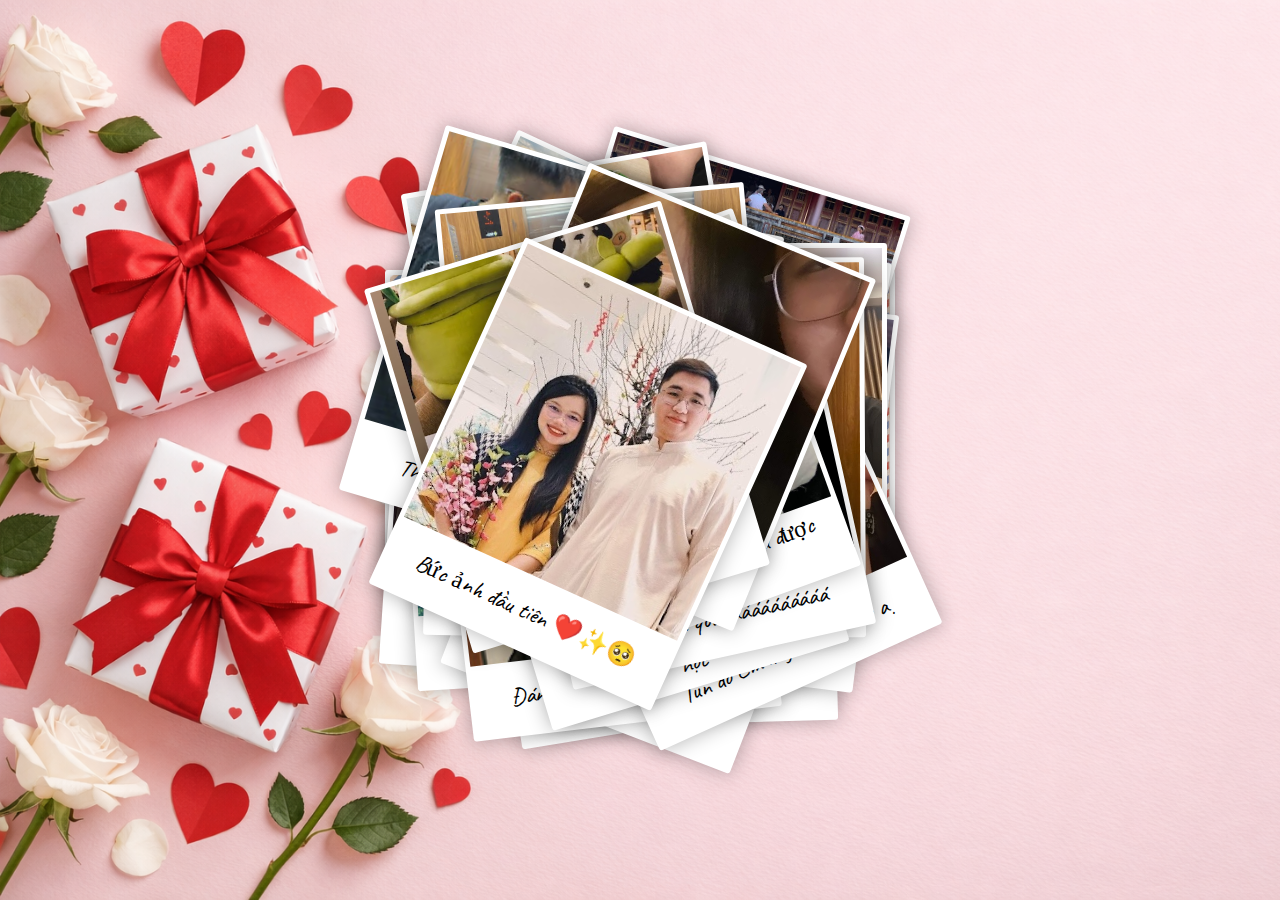
<file: valentine-2026/index.html>
<!doctype html>
<html lang="vi">
<head>
  <meta charset="utf-8" />
  <meta http-equiv="x-ua-compatible" content="ie=edge" />
  <meta name="viewport" content="width=device-width, initial-scale=1" />

  <title>Happy Valentine’s Day 💕</title>

  <!-- SEO basic -->
  <meta name="description" content="Một món quà nhỏ: kéo từng tấm ảnh để dần dần lộ ra bức thư ở cuối cùng. 💌" />
  <meta name="robots" content="index,follow" />
  <link rel="canonical" href="https://your-domain.com/" />

  <!-- Open Graph (Facebook, Zalo, etc.) -->
  <meta property="og:type" content="website" />
  <meta property="og:locale" content="vi_VN" />
  <meta property="og:title" content="Happy Valentine’s Day 💕" />
  <meta property="og:description" content="Kéo từng tấm ảnh để dần dần lộ ra bức thư ở cuối cùng. 💌" />
  <meta property="og:url" content="https://your-domain.com/" />
  <meta property="og:image" content="https://your-domain.com/images/Post.jpg" />
  <meta property="og:image:width" content="1200" />
  <meta property="og:image:height" content="630" />

  <!-- Twitter Card -->
  <meta name="twitter:card" content="summary_large_image" />
  <meta name="twitter:title" content="Happy Valentine’s Day 💕" />
  <meta name="twitter:description" content="Kéo từng tấm ảnh để dần dần lộ ra bức thư ở cuối cùng. 💌" />
  <meta name="twitter:image" content="https://your-domain.com/images/Post.jpg" />

  <meta name="theme-color" content="#ff4d6d" />

  <!-- Structured Data (JSON-LD) -->
  <script type="application/ld+json">
  {
    "@context": "https://schema.org",
    "@type": "WebPage",
    "name": "Happy Valentine’s Day",
    "description": "Kéo từng tấm ảnh để dần dần lộ ra bức thư ở cuối cùng.",
    "url": "https://your-domain.com/"
  }
  </script>

  <link rel="preconnect" href="https://fonts.googleapis.com" />
  <link rel="preconnect" href="https://fonts.gstatic.com" crossorigin />
  <link rel="stylesheet" href="./stylesheets/style.css" />
</head>

<body>
  <!-- Nội dung text cho SEO/Accessibility (ẩn thị giác) -->
  <h1 class="sr-only">Happy Valentine’s Day</h1>
  <p class="sr-only">
    Kéo từng tấm ảnh để dần dần lộ ra bức thư ở cuối cùng. Khi kéo hết ảnh, sẽ có mưa trái tim.
  </p>

  <main class="Container" aria-label="Valentine cards">
    <!-- Bức thư / ảnh cuối cùng nằm dưới cùng -->
    <section class="Picture-video" id="letter" aria-label="Bức thư">
      <img
        class="Picture-img-video"
        src="./assets/images/post.png"
        width="500"
        height="350"
        alt="Bức thư"
        loading="eager"
      />
    </section>

    <!-- Nơi JS tự render các ảnh chồng lên nhau -->
    <section id="cards" aria-label="Các ảnh kỷ niệm"></section>
  </main>

  <noscript>
    <div class="noscript">
      Bạn cần bật JavaScript để kéo ảnh và xem hiệu ứng.
    </div>
  </noscript>

  <script src="./javascripts/script.js" defer></script>

  <script>
    const MUSIC_URL = "./assets/audios/iloveu.mp3";
    // Tự động phát nhạc khi người dùng tương tác (kéo ảnh)
    function playMusicOnInteraction() {
      const audio = new Audio(MUSIC_URL);
      audio.loop = true;
      audio.play().catch((error) => {
        console.warn("Không thể tự động phát nhạc:", error);
      });
    }

    // Thêm sự kiện tương tác để phát nhạc
    document.addEventListener("pointerdown", playMusicOnInteraction, { once: true });
  </script>
</body>
</html>
</file>
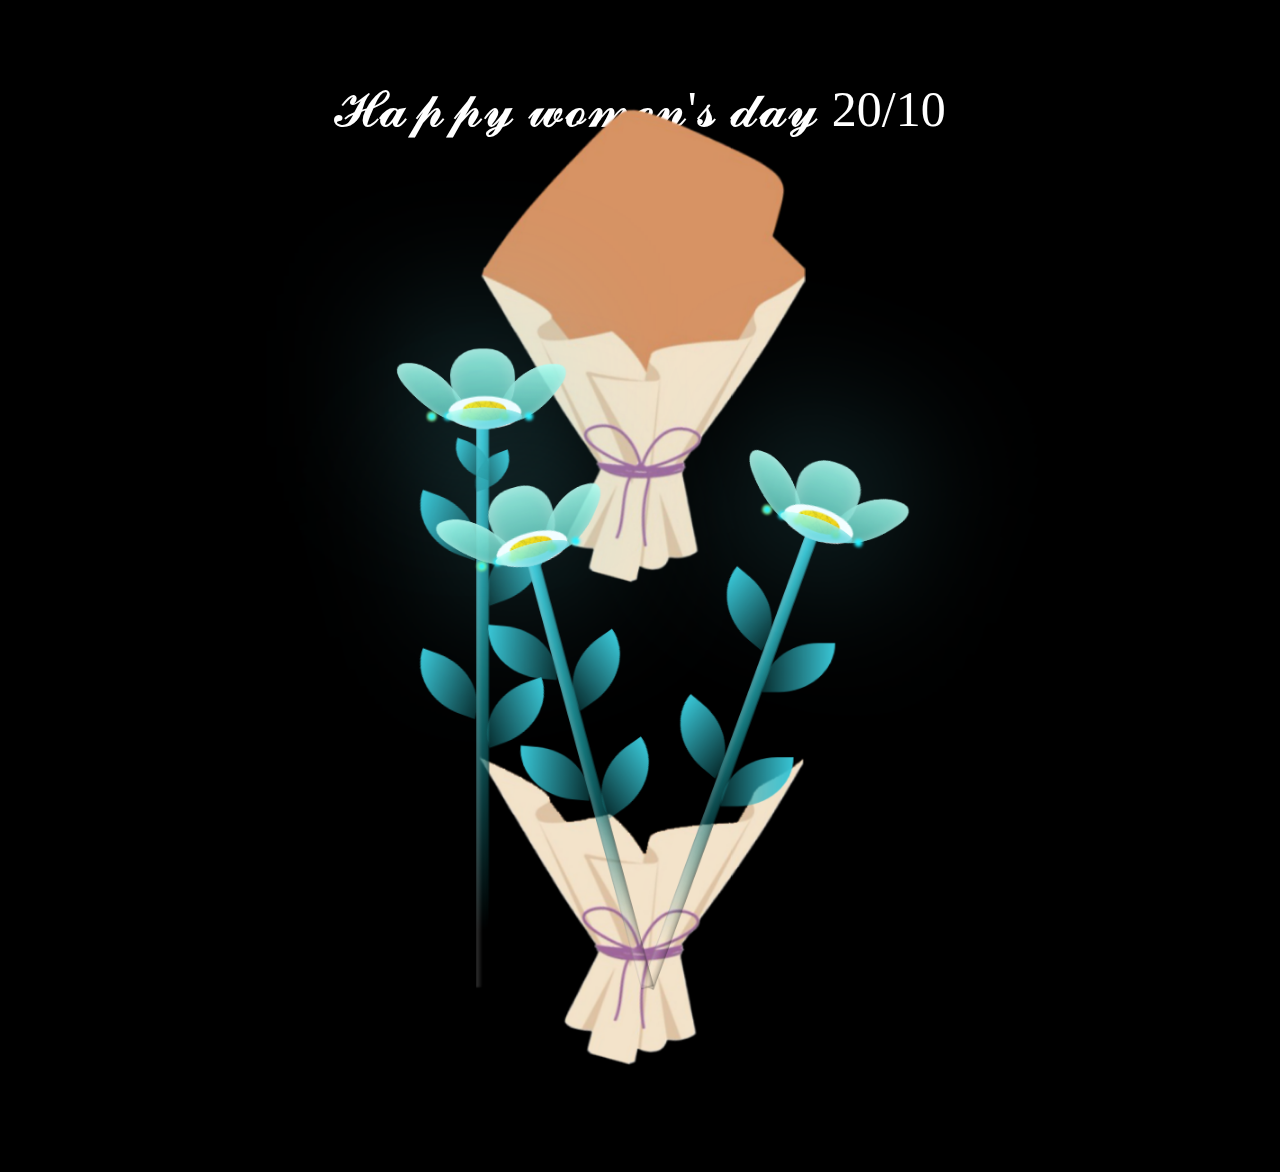
<file: woman-day/index.html>
<!DOCTYPE html>
<html lang="en">

<head>
	<meta charset="UTF-8" />
	<meta name="viewport" content="width=device-width, initial-scale=1.0" />
	<title>Happy Woman's day 20/10</title>
	<link rel="stylesheet" href="stylesheets/style.css" />
	<link rel="apple-touch-icon" sizes="180x180" href="assets/images/apple-touch-icon.png" />
	<link rel="icon" type="image/png" sizes="32x32" href="assets/images/favicon-32x32.png" />
	<link rel="icon" type="image/png" sizes="16x16" href="assets/images/favicon-16x16.png" />
</head>

<body class="not-loaded">
	<div class="night"></div>
	<div class="happy-woman-day">𝓗𝓪𝓹𝓹𝔂 𝔀𝓸𝓶𝓮𝓷'𝓼 𝓭𝓪𝔂 20/10</div>
	<div class="flowers">
		<div class="flower flower--1">
			<div class="flower__leafs flower__leafs--1">
				<div class="flower__leaf flower__leaf--1"></div>
				<div class="flower__leaf flower__leaf--2"></div>
				<div class="flower__leaf flower__leaf--3"></div>
				<div class="flower__leaf flower__leaf--4"></div>
				<div class="flower__white-circle"></div>

				<div class="flower__light flower__light--1"></div>
				<div class="flower__light flower__light--2"></div>
				<div class="flower__light flower__light--3"></div>
				<div class="flower__light flower__light--4"></div>
				<div class="flower__light flower__light--5"></div>
				<div class="flower__light flower__light--6"></div>
				<div class="flower__light flower__light--7"></div>
				<div class="flower__light flower__light--8"></div>

			</div>
			<div class="flower__line">
				<div class="flower__line__leaf flower__line__leaf--1"></div>
				<div class="flower__line__leaf flower__line__leaf--2"></div>
				<div class="flower__line__leaf flower__line__leaf--3"></div>
				<div class="flower__line__leaf flower__line__leaf--4"></div>
				<div class="flower__line__leaf flower__line__leaf--5"></div>
				<div class="flower__line__leaf flower__line__leaf--6"></div>
			</div>
		</div>

		<div class="flower flower--2">
			<div class="flower__leafs flower__leafs--2">
				<div class="flower__leaf flower__leaf--1"></div>
				<div class="flower__leaf flower__leaf--2"></div>
				<div class="flower__leaf flower__leaf--3"></div>
				<div class="flower__leaf flower__leaf--4"></div>
				<div class="flower__white-circle"></div>

				<div class="flower__light flower__light--1"></div>
				<div class="flower__light flower__light--2"></div>
				<div class="flower__light flower__light--3"></div>
				<div class="flower__light flower__light--4"></div>
				<div class="flower__light flower__light--5"></div>
				<div class="flower__light flower__light--6"></div>
				<div class="flower__light flower__light--7"></div>
				<div class="flower__light flower__light--8"></div>

			</div>
			<div class="flower__line">
				<div class="flower__line__leaf flower__line__leaf--1"></div>
				<div class="flower__line__leaf flower__line__leaf--2"></div>
				<div class="flower__line__leaf flower__line__leaf--3"></div>
				<div class="flower__line__leaf flower__line__leaf--4"></div>
			</div>
		</div>

		<div class="flower flower--3">
			<div class="flower__leafs flower__leafs--3">
				<div class="flower__leaf flower__leaf--1"></div>
				<div class="flower__leaf flower__leaf--2"></div>
				<div class="flower__leaf flower__leaf--3"></div>
				<div class="flower__leaf flower__leaf--4"></div>
				<div class="flower__white-circle"></div>

				<div class="flower__light flower__light--1"></div>
				<div class="flower__light flower__light--2"></div>
				<div class="flower__light flower__light--3"></div>
				<div class="flower__light flower__light--4"></div>
				<div class="flower__light flower__light--5"></div>
				<div class="flower__light flower__light--6"></div>
				<div class="flower__light flower__light--7"></div>
				<div class="flower__light flower__light--8"></div>

			</div>
			<div class="flower__line">
				<div class="flower__line__leaf flower__line__leaf--1"></div>
				<div class="flower__line__leaf flower__line__leaf--2"></div>
				<div class="flower__line__leaf flower__line__leaf--3"></div>
				<div class="flower__line__leaf flower__line__leaf--4"></div>
			</div>
		</div>
		<div class="flower-paper">
			<img src="assets/images/bohoa_back.png" alt="Bo Hoa">
			<div class="montes"></div>
		</div>
		<div class="flower-paper flower-paper-front">
			<img src="assets/images/bohoa_front.png" alt="Bo Hoa">
			<div class="montes"></div>
		</div>

		<!-- <div class="grow-ans" style="--d:1.2s">
			<div class="flower__g-long">
				<div class="flower__g-long__top"></div>
				<div class="flower__g-long__bottom"></div>
			</div>
		</div>

		<div class="growing-grass">
			<div class="flower__grass flower__grass--1">
				<div class="flower__grass--top"></div>
				<div class="flower__grass--bottom"></div>
				<div class="flower__grass__leaf flower__grass__leaf--1"></div>
				<div class="flower__grass__leaf flower__grass__leaf--2"></div>
				<div class="flower__grass__leaf flower__grass__leaf--3"></div>
				<div class="flower__grass__leaf flower__grass__leaf--4"></div>
				<div class="flower__grass__leaf flower__grass__leaf--5"></div>
				<div class="flower__grass__leaf flower__grass__leaf--6"></div>
				<div class="flower__grass__leaf flower__grass__leaf--7"></div>
				<div class="flower__grass__leaf flower__grass__leaf--8"></div>
				<div class="flower__grass__overlay"></div>
			</div>
		</div>

		<div class="growing-grass">
			<div class="flower__grass flower__grass--2">
				<div class="flower__grass--top"></div>
				<div class="flower__grass--bottom"></div>
				<div class="flower__grass__leaf flower__grass__leaf--1"></div>
				<div class="flower__grass__leaf flower__grass__leaf--2"></div>
				<div class="flower__grass__leaf flower__grass__leaf--3"></div>
				<div class="flower__grass__leaf flower__grass__leaf--4"></div>
				<div class="flower__grass__leaf flower__grass__leaf--5"></div>
				<div class="flower__grass__leaf flower__grass__leaf--6"></div>
				<div class="flower__grass__leaf flower__grass__leaf--7"></div>
				<div class="flower__grass__leaf flower__grass__leaf--8"></div>
				<div class="flower__grass__overlay"></div>
			</div>
		</div>

		<div class="grow-ans" style="--d:2.4s">
			<div class="flower__g-right flower__g-right--1">
				<div class="leaf"></div>
			</div>
		</div>

		<div class="grow-ans" style="--d:2.8s">
			<div class="flower__g-right flower__g-right--2">
				<div class="leaf"></div>
			</div>
		</div>

		<div class="grow-ans" style="--d:2.8s">
			<div class="flower__g-front">
				<div class="flower__g-front__leaf-wrapper flower__g-front__leaf-wrapper--1">
					<div class="flower__g-front__leaf"></div>
				</div>
				<div class="flower__g-front__leaf-wrapper flower__g-front__leaf-wrapper--2">
					<div class="flower__g-front__leaf"></div>
				</div>
				<div class="flower__g-front__leaf-wrapper flower__g-front__leaf-wrapper--3">
					<div class="flower__g-front__leaf"></div>
				</div>
				<div class="flower__g-front__leaf-wrapper flower__g-front__leaf-wrapper--4">
					<div class="flower__g-front__leaf"></div>
				</div>
				<div class="flower__g-front__leaf-wrapper flower__g-front__leaf-wrapper--5">
					<div class="flower__g-front__leaf"></div>
				</div>
				<div class="flower__g-front__leaf-wrapper flower__g-front__leaf-wrapper--6">
					<div class="flower__g-front__leaf"></div>
				</div>
				<div class="flower__g-front__leaf-wrapper flower__g-front__leaf-wrapper--7">
					<div class="flower__g-front__leaf"></div>
				</div>
				<div class="flower__g-front__leaf-wrapper flower__g-front__leaf-wrapper--8">
					<div class="flower__g-front__leaf"></div>
				</div>
				<div class="flower__g-front__line"></div>
			</div>
		</div>

		<div class="grow-ans" style="--d:3.2s">
			<div class="flower__g-fr">
				<div class="leaf"></div>
				<div class="flower__g-fr__leaf flower__g-fr__leaf--1"></div>
				<div class="flower__g-fr__leaf flower__g-fr__leaf--2"></div>
				<div class="flower__g-fr__leaf flower__g-fr__leaf--3"></div>
				<div class="flower__g-fr__leaf flower__g-fr__leaf--4"></div>
				<div class="flower__g-fr__leaf flower__g-fr__leaf--5"></div>
				<div class="flower__g-fr__leaf flower__g-fr__leaf--6"></div>
				<div class="flower__g-fr__leaf flower__g-fr__leaf--7"></div>
				<div class="flower__g-fr__leaf flower__g-fr__leaf--8"></div>
			</div>
		</div>

		<div class="long-g long-g--0">
			<div class="grow-ans" style="--d:3s">
				<div class="leaf leaf--0"></div>
			</div>
			<div class="grow-ans" style="--d:2.2s">
				<div class="leaf leaf--1"></div>
			</div>
			<div class="grow-ans" style="--d:3.4s">
				<div class="leaf leaf--2"></div>
			</div>
			<div class="grow-ans" style="--d:3.6s">
				<div class="leaf leaf--3"></div>
			</div>
		</div>

		<div class="long-g long-g--1">
			<div class="grow-ans" style="--d:3.6s">
				<div class="leaf leaf--0"></div>
			</div>
			<div class="grow-ans" style="--d:3.8s">
				<div class="leaf leaf--1"></div>
			</div>
			<div class="grow-ans" style="--d:4s">
				<div class="leaf leaf--2"></div>
			</div>
			<div class="grow-ans" style="--d:4.2s">
				<div class="leaf leaf--3"></div>
			</div>
		</div>

		<div class="long-g long-g--2">
			<div class="grow-ans" style="--d:4s">
				<div class="leaf leaf--0"></div>
			</div>
			<div class="grow-ans" style="--d:4.2s">
				<div class="leaf leaf--1"></div>
			</div>
			<div class="grow-ans" style="--d:4.4s">
				<div class="leaf leaf--2"></div>
			</div>
			<div class="grow-ans" style="--d:4.6s">
				<div class="leaf leaf--3"></div>
			</div>
		</div>

		<div class="long-g long-g--3">
			<div class="grow-ans" style="--d:4s">
				<div class="leaf leaf--0"></div>
			</div>
			<div class="grow-ans" style="--d:4.2s">
				<div class="leaf leaf--1"></div>
			</div>
			<div class="grow-ans" style="--d:3s">
				<div class="leaf leaf--2"></div>
			</div>
			<div class="grow-ans" style="--d:3.6s">
				<div class="leaf leaf--3"></div>
			</div>
		</div>

		<div class="long-g long-g--4">
			<div class="grow-ans" style="--d:4s">
				<div class="leaf leaf--0"></div>
			</div>
			<div class="grow-ans" style="--d:4.2s">
				<div class="leaf leaf--1"></div>
			</div>
			<div class="grow-ans" style="--d:3s">
				<div class="leaf leaf--2"></div>
			</div>
			<div class="grow-ans" style="--d:3.6s">
				<div class="leaf leaf--3"></div>
			</div>
		</div>

		<div class="long-g long-g--5">
			<div class="grow-ans" style="--d:4s">
				<div class="leaf leaf--0"></div>
			</div>
			<div class="grow-ans" style="--d:4.2s">
				<div class="leaf leaf--1"></div>
			</div>
			<div class="grow-ans" style="--d:3s">
				<div class="leaf leaf--2"></div>
			</div>
			<div class="grow-ans" style="--d:3.6s">
				<div class="leaf leaf--3"></div>
			</div>
		</div>

		<div class="long-g long-g--6">
			<div class="grow-ans" style="--d:4.2s">
				<div class="leaf leaf--0"></div>
			</div>
			<div class="grow-ans" style="--d:4.4s">
				<div class="leaf leaf--1"></div>
			</div>
			<div class="grow-ans" style="--d:4.6s">
				<div class="leaf leaf--2"></div>
			</div>
			<div class="grow-ans" style="--d:4.8s">
				<div class="leaf leaf--3"></div>
			</div>
		</div>

		<div class="long-g long-g--7">
			<div class="grow-ans" style="--d:3s">
				<div class="leaf leaf--0"></div>
			</div>
			<div class="grow-ans" style="--d:3.2s">
				<div class="leaf leaf--1"></div>
			</div>
			<div class="grow-ans" style="--d:3.5s">
				<div class="leaf leaf--2"></div>
			</div>
			<div class="grow-ans" style="--d:3.6s">
				<div class="leaf leaf--3"></div>
			</div>
		</div> -->
	</div>
	<script src="javascripts/script.js" type="module"></script>
</body>

</html>
</file>
<file: valentine-2026/stylesheets/style.css>
@import url("https://fonts.googleapis.com/css2?family=Caveat&display=swap");

/* --------------------- */
/* Base                  */
/* --------------------- */
* { box-sizing: border-box; }

:root {
  --card-size: 300px;
  --note-height: 70px;
}

body {
  margin: 0;
  font-family: "Caveat", serif;
  overflow: hidden;

  /* moved from inline style */
  background-image: url("../assets/images/background-valentine.png");
  background-size: cover;
  background-repeat: no-repeat;
  background-attachment: fixed;
  background-position: left;
}

.sr-only {
  position: absolute;
  width: 1px; height: 1px;
  padding: 0; margin: -1px;
  overflow: hidden; clip: rect(0,0,0,0);
  white-space: nowrap; border: 0;
}

.noscript {
  position: fixed;
  inset: 16px auto auto 16px;
  padding: 10px 12px;
  background: rgba(255,255,255,.9);
  border-radius: 10px;
  box-shadow: 0 8px 20px rgba(0,0,0,.2);
}

/* --------------------- */
/* Layout                */
/* --------------------- */
.Container {
  position: absolute;
  top: 50%;
  left: 50%;
}

/* container cho cards (JS render vào đây) */
#cards {
  position: relative;
}

/* --------------------- */
/* Card styles           */
/* --------------------- */
.Picture,
.Picture-video {
  display: inline-block;
  position: absolute;
  top: 0;
  left: 0;

  border: 5px solid #fff;
  border-radius: 3px;
  background: #fff;
  box-shadow: 0 0 20px rgba(0, 0, 0, 0.3);

  transform: translate(-50%, -50%);
  user-select: none;
  cursor: grab;
  touch-action: none; /* quan trọng để kéo thả mượt trên mobile */
}

.Picture:active {
  cursor: grabbing;
}

#letter {
  z-index: 1; /* luôn nằm dưới */
}

/* images */
.Picture-img {
  display: block;
  width: var(--card-size);
  height: var(--card-size);
  pointer-events: none;
  object-fit: cover;
}

.Picture-img-video {
  display: block;
  width: 500px;
  height: 350px;
  pointer-events: none;
}

/* notes */
.Picture-note {
  display: flex;
  align-items: center;
  justify-content: center;
  width: var(--card-size);
  height: var(--note-height);
  padding: 12px 24px;
  font-size: 1.5rem;
  text-align: center;
}

/* Prefer reduced motion */
@media (prefers-reduced-motion: reduce) {
  .Picture,
  .Picture-video {
    transition: none !important;
  }
}
</file>
<file: woman-day/stylesheets/style.css>
*,
*::after,
*::before {
  padding: 0;
  margin: 0;
  box-sizing: border-box;
}

:root {
  --dark-color: #000;
}

body {
  display: flex;
  align-items: flex-end;
  justify-content: center;
  min-height: 100vh;
  background-color: var(--dark-color);
  overflow: hidden;
  perspective: 1000px;
  padding: 50px 0px;
}

.night {
  position: fixed;
  left: 50%;
  top: 0;
  transform: translateX(-50%);
  width: 100%;
  height: 100%;
  filter: blur(0.1vmin);
}

.happy-woman-day {
  color: white;
  font-size: 50px;
  position: fixed;
  top: 80px;
}

.flowers {
  position: relative;
  transform: scale(0.9);
}

.flower {
  position: absolute;
  bottom: 10vmin;
  transform-origin: bottom center;
  z-index: 10;
  --fl-speed: 0.8s;
}
.flower--1 {
  animation: moving-flower-1 4s linear infinite;
}
.flower--1 .flower__line {
  height: 70vmin;
  animation-delay: 0.3s;
}
.flower--1 .flower__line__leaf--1 {
  animation: blooming-leaf-right var(--fl-speed) 1.6s backwards;
}
.flower--1 .flower__line__leaf--2 {
  animation: blooming-leaf-right var(--fl-speed) 1.4s backwards;
}
.flower--1 .flower__line__leaf--3 {
  animation: blooming-leaf-left var(--fl-speed) 1.2s backwards;
}
.flower--1 .flower__line__leaf--4 {
  animation: blooming-leaf-left var(--fl-speed) 1s backwards;
}
.flower--1 .flower__line__leaf--5 {
  animation: blooming-leaf-right var(--fl-speed) 1.8s backwards;
}
.flower--1 .flower__line__leaf--6 {
  animation: blooming-leaf-left var(--fl-speed) 2s backwards;
}
.flower--2 {
  left: 50%;
  transform: rotate(20deg);
  animation: moving-flower-2 4s linear infinite;
}
.flower--2 .flower__line {
  height: 60vmin;
  animation-delay: 0.6s;
}
.flower--2 .flower__line__leaf--1 {
  animation: blooming-leaf-right var(--fl-speed) 1.9s backwards;
}
.flower--2 .flower__line__leaf--2 {
  animation: blooming-leaf-right var(--fl-speed) 1.7s backwards;
}
.flower--2 .flower__line__leaf--3 {
  animation: blooming-leaf-left var(--fl-speed) 1.5s backwards;
}
.flower--2 .flower__line__leaf--4 {
  animation: blooming-leaf-left var(--fl-speed) 1.3s backwards;
}
.flower--3 {
  left: 50%;
  transform: rotate(-15deg);
  animation: moving-flower-3 4s linear infinite;
}
.flower--3 .flower__line {
  animation-delay: 0.9s;
}
.flower--3 .flower__line__leaf--1 {
  animation: blooming-leaf-right var(--fl-speed) 2.5s backwards;
}
.flower--3 .flower__line__leaf--2 {
  animation: blooming-leaf-right var(--fl-speed) 2.3s backwards;
}
.flower--3 .flower__line__leaf--3 {
  animation: blooming-leaf-left var(--fl-speed) 2.1s backwards;
}
.flower--3 .flower__line__leaf--4 {
  animation: blooming-leaf-left var(--fl-speed) 1.9s backwards;
}
.flower__leafs {
  position: relative;
  animation: blooming-flower 2s backwards;
}
.flower__leafs--1 {
  animation-delay: 1.1s;
}
.flower__leafs--2 {
  animation-delay: 1.4s;
}
.flower__leafs--3 {
  animation-delay: 1.7s;
}
.flower__leafs::after {
  content: "";
  position: absolute;
  left: 0;
  top: 0;
  transform: translate(-50%, -100%);
  width: 8vmin;
  height: 8vmin;
  background-color: #6bf0ff;
  filter: blur(10vmin);
}
.flower__leaf {
  position: absolute;
  bottom: 0;
  left: 50%;
  width: 8vmin;
  height: 11vmin;
  border-radius: 51% 49% 47% 53%/44% 45% 55% 69%;
  background-color: #a7ffee;
  background-image: linear-gradient(to top, #54b8aa, #a7ffee);
  transform-origin: bottom center;
  opacity: 0.9;
  box-shadow: inset 0 0 2vmin rgba(255, 255, 255, 0.5);
}
.flower__leaf--1 {
  transform: translate(-10%, 1%) rotateY(40deg) rotateX(-50deg);
}
.flower__leaf--2 {
  transform: translate(-50%, -4%) rotateX(40deg);
}
.flower__leaf--3 {
  transform: translate(-90%, 0%) rotateY(45deg) rotateX(50deg);
}
.flower__leaf--4 {
  width: 8vmin;
  height: 8vmin;
  transform-origin: bottom left;
  border-radius: 4vmin 10vmin 4vmin 4vmin;
  transform: translate(0%, 18%) rotateX(70deg) rotate(-43deg);
  background-image: linear-gradient(to top, #39c6d6, #a7ffee);
  z-index: 1;
  opacity: 0.8;
}
.flower__white-circle {
  position: absolute;
  left: -3.5vmin;
  top: -3vmin;
  width: 9vmin;
  height: 4vmin;
  border-radius: 50%;
  background-color: #fff;
}
.flower__white-circle::after {
  content: "";
  position: absolute;
  left: 50%;
  top: 45%;
  transform: translate(-50%, -50%);
  width: 60%;
  height: 60%;
  border-radius: inherit;
  background-image: repeating-linear-gradient(
      300deg,
      rgba(0, 0, 0, 0.03) 0px,
      rgba(0, 0, 0, 0.03) 1px,
      transparent 1px,
      transparent 12px
    ),
    repeating-linear-gradient(
      45deg,
      rgba(0, 0, 0, 0.03) 0px,
      rgba(0, 0, 0, 0.03) 1px,
      transparent 1px,
      transparent 12px
    ),
    repeating-linear-gradient(
      67.5deg,
      rgba(0, 0, 0, 0.03) 0px,
      rgba(0, 0, 0, 0.03) 1px,
      transparent 1px,
      transparent 12px
    ),
    repeating-linear-gradient(
      135deg,
      rgba(0, 0, 0, 0.03) 0px,
      rgba(0, 0, 0, 0.03) 1px,
      transparent 1px,
      transparent 12px
    ),
    repeating-linear-gradient(
      45deg,
      rgba(0, 0, 0, 0.03) 0px,
      rgba(0, 0, 0, 0.03) 1px,
      transparent 1px,
      transparent 12px
    ),
    repeating-linear-gradient(
      112.5deg,
      rgba(0, 0, 0, 0.03) 0px,
      rgba(0, 0, 0, 0.03) 1px,
      transparent 1px,
      transparent 12px
    ),
    repeating-linear-gradient(
      112.5deg,
      rgba(0, 0, 0, 0.03) 0px,
      rgba(0, 0, 0, 0.03) 1px,
      transparent 1px,
      transparent 12px
    ),
    repeating-linear-gradient(
      45deg,
      rgba(0, 0, 0, 0.03) 0px,
      rgba(0, 0, 0, 0.03) 1px,
      transparent 1px,
      transparent 12px
    ),
    repeating-linear-gradient(
      22.5deg,
      rgba(0, 0, 0, 0.03) 0px,
      rgba(0, 0, 0, 0.03) 1px,
      transparent 1px,
      transparent 12px
    ),
    repeating-linear-gradient(
      45deg,
      rgba(0, 0, 0, 0.03) 0px,
      rgba(0, 0, 0, 0.03) 1px,
      transparent 1px,
      transparent 12px
    ),
    repeating-linear-gradient(
      22.5deg,
      rgba(0, 0, 0, 0.03) 0px,
      rgba(0, 0, 0, 0.03) 1px,
      transparent 1px,
      transparent 12px
    ),
    repeating-linear-gradient(
      135deg,
      rgba(0, 0, 0, 0.03) 0px,
      rgba(0, 0, 0, 0.03) 1px,
      transparent 1px,
      transparent 12px
    ),
    repeating-linear-gradient(
      157.5deg,
      rgba(0, 0, 0, 0.03) 0px,
      rgba(0, 0, 0, 0.03) 1px,
      transparent 1px,
      transparent 12px
    ),
    repeating-linear-gradient(
      67.5deg,
      rgba(0, 0, 0, 0.03) 0px,
      rgba(0, 0, 0, 0.03) 1px,
      transparent 1px,
      transparent 12px
    ),
    repeating-linear-gradient(
      67.5deg,
      rgba(0, 0, 0, 0.03) 0px,
      rgba(0, 0, 0, 0.03) 1px,
      transparent 1px,
      transparent 12px
    ),
    linear-gradient(90deg, rgb(255, 235, 18), rgb(255, 206, 0));
}
.flower__line {
  height: 55vmin;
  width: 1.5vmin;
  background-image: linear-gradient(
      to left,
      rgba(0, 0, 0, 0.2),
      transparent,
      rgba(255, 255, 255, 0.2)
    ),
    linear-gradient(to top, transparent 10%, #14757a, #39c6d6);
  box-shadow: inset 0 0 2px rgba(0, 0, 0, 0.5);
  animation: grow-flower-tree 4s backwards;
}
.flower__line__leaf {
  --w: 7vmin;
  --h: calc(var(--w) + 2vmin);
  position: absolute;
  top: 20%;
  left: 90%;
  width: var(--w);
  height: var(--h);
  border-top-right-radius: var(--h);
  border-bottom-left-radius: var(--h);
  background-image: linear-gradient(to top, rgba(20, 117, 122, 0.4), #39c6d6);
}
.flower__line__leaf--1 {
  transform: rotate(70deg) rotateY(30deg);
}
.flower__line__leaf--2 {
  top: 45%;
  transform: rotate(70deg) rotateY(30deg);
}
.flower__line__leaf--3,
.flower__line__leaf--4,
.flower__line__leaf--6 {
  border-top-right-radius: 0;
  border-bottom-left-radius: 0;
  border-top-left-radius: var(--h);
  border-bottom-right-radius: var(--h);
  left: -460%;
  top: 12%;
  transform: rotate(-70deg) rotateY(30deg);
}
.flower__line__leaf--4 {
  top: 40%;
}
.flower__line__leaf--5 {
  top: 0;
  transform-origin: left;
  transform: rotate(70deg) rotateY(30deg) scale(0.6);
}
.flower__line__leaf--6 {
  top: -2%;
  left: -450%;
  transform-origin: right;
  transform: rotate(-70deg) rotateY(30deg) scale(0.6);
}
.flower__light {
  position: absolute;
  bottom: 0vmin;
  width: 1vmin;
  height: 1vmin;
  background-color: rgb(255, 251, 0);
  border-radius: 50%;
  filter: blur(0.2vmin);
  animation: light-ans 4s linear infinite backwards;
}
.flower__light:nth-child(odd) {
  background-color: #23f0ff;
}
.flower__light--1 {
  left: -2vmin;
  animation-delay: 1s;
}
.flower__light--2 {
  left: 3vmin;
  animation-delay: 0.5s;
}
.flower__light--3 {
  left: -6vmin;
  animation-delay: 0.3s;
}
.flower__light--4 {
  left: 6vmin;
  animation-delay: 0.9s;
}
.flower__light--5 {
  left: -1vmin;
  animation-delay: 1.5s;
}
.flower__light--6 {
  left: -4vmin;
  animation-delay: 3s;
}
.flower__light--7 {
  left: 3vmin;
  animation-delay: 2s;
}
.flower__light--8 {
  left: -6vmin;
  animation-delay: 3.5s;
}
.flower__grass {
  --c: #159faa;
  --line-w: 1.5vmin;
  position: absolute;
  bottom: 12vmin;
  left: -7vmin;
  display: flex;
  flex-direction: column;
  align-items: flex-end;
  z-index: 20;
  transform-origin: bottom center;
  transform: rotate(-48deg) rotateY(40deg);
}
.flower__grass--1 {
  animation: moving-grass 2s linear infinite;
}
.flower__grass--2 {
  left: 2vmin;
  bottom: 10vmin;
  transform: scale(0.5) rotate(75deg) rotateX(10deg) rotateY(-200deg);
  opacity: 0.8;
  z-index: 0;
  animation: moving-grass--2 1.5s linear infinite;
}
.flower__grass--top {
  width: 7vmin;
  height: 10vmin;
  border-top-right-radius: 100%;
  border-right: var(--line-w) solid var(--c);
  transform-origin: bottom center;
  transform: rotate(-2deg);
}
.flower__grass--bottom {
  margin-top: -2px;
  width: var(--line-w);
  height: 25vmin;
  background-image: linear-gradient(to top, transparent, var(--c));
}
.flower__grass__leaf {
  --size: 10vmin;
  position: absolute;
  width: calc(var(--size) * 2.1);
  height: var(--size);
  border-top-left-radius: var(--size);
  border-top-right-radius: var(--size);
  background-image: linear-gradient(
    to top,
    transparent,
    transparent 30%,
    var(--c)
  );
  z-index: 100;
}
.flower__grass__leaf--1 {
  top: -6%;
  left: 30%;
  --size: 6vmin;
  transform: rotate(-20deg);
  animation: growing-grass-ans--1 2s 2.6s backwards;
}
@keyframes growing-grass-ans--1 {
  0% {
    transform-origin: bottom left;
    transform: rotate(-20deg) scale(0);
  }
}
.flower__grass__leaf--2 {
  top: -5%;
  left: -110%;
  --size: 6vmin;
  transform: rotate(10deg);
  animation: growing-grass-ans--2 2s 2.4s linear backwards;
}
@keyframes growing-grass-ans--2 {
  0% {
    transform-origin: bottom right;
    transform: rotate(10deg) scale(0);
  }
}
.flower__grass__leaf--3 {
  top: 5%;
  left: 60%;
  --size: 8vmin;
  transform: rotate(-18deg) rotateX(-20deg);
  animation: growing-grass-ans--3 2s 2.2s linear backwards;
}
@keyframes growing-grass-ans--3 {
  0% {
    transform-origin: bottom left;
    transform: rotate(-18deg) rotateX(-20deg) scale(0);
  }
}
.flower__grass__leaf--4 {
  top: 6%;
  left: -135%;
  --size: 8vmin;
  transform: rotate(2deg);
  animation: growing-grass-ans--4 2s 2s linear backwards;
}
@keyframes growing-grass-ans--4 {
  0% {
    transform-origin: bottom right;
    transform: rotate(2deg) scale(0);
  }
}
.flower__grass__leaf--5 {
  top: 20%;
  left: 60%;
  --size: 10vmin;
  transform: rotate(-24deg) rotateX(-20deg);
  animation: growing-grass-ans--5 2s 1.8s linear backwards;
}
@keyframes growing-grass-ans--5 {
  0% {
    transform-origin: bottom left;
    transform: rotate(-24deg) rotateX(-20deg) scale(0);
  }
}
.flower__grass__leaf--6 {
  top: 22%;
  left: -180%;
  --size: 10vmin;
  transform: rotate(10deg);
  animation: growing-grass-ans--6 2s 1.6s linear backwards;
}
@keyframes growing-grass-ans--6 {
  0% {
    transform-origin: bottom right;
    transform: rotate(10deg) scale(0);
  }
}
.flower__grass__leaf--7 {
  top: 39%;
  left: 70%;
  --size: 10vmin;
  transform: rotate(-10deg);
  animation: growing-grass-ans--7 2s 1.4s linear backwards;
}
@keyframes growing-grass-ans--7 {
  0% {
    transform-origin: bottom left;
    transform: rotate(-10deg) scale(0);
  }
}
.flower__grass__leaf--8 {
  top: 40%;
  left: -215%;
  --size: 11vmin;
  transform: rotate(10deg);
  animation: growing-grass-ans--8 2s 1.2s linear backwards;
}
@keyframes growing-grass-ans--8 {
  0% {
    transform-origin: bottom right;
    transform: rotate(10deg) scale(0);
  }
}
.flower__grass__overlay {
  position: absolute;
  top: -10%;
  right: 0%;
  width: 100%;
  height: 100%;
  background-color: rgba(0, 0, 0, 0.6);
  filter: blur(1.5vmin);
  z-index: 100;
}
.flower__g-long {
  --w: 2vmin;
  --h: 6vmin;
  --c: #159faa;
  position: absolute;
  bottom: 10vmin;
  left: -3vmin;
  transform-origin: bottom center;
  transform: rotate(-30deg) rotateY(-20deg);
  display: flex;
  flex-direction: column;
  align-items: flex-end;
  animation: flower-g-long-ans 3s linear infinite;
}
@keyframes flower-g-long-ans {
  0%,
  100% {
    transform: rotate(-30deg) rotateY(-20deg);
  }
  50% {
    transform: rotate(-32deg) rotateY(-20deg);
  }
}
.flower__g-long__top {
  top: calc(var(--h) * -1);
  width: calc(var(--w) + 1vmin);
  height: var(--h);
  border-top-right-radius: 100%;
  border-right: 0.7vmin solid var(--c);
  transform: translate(-0.7vmin, 1vmin);
}
.flower__g-long__bottom {
  width: var(--w);
  height: 50vmin;
  transform-origin: bottom center;
  background-image: linear-gradient(to top, transparent 30%, var(--c));
  box-shadow: inset 0 0 2px rgba(0, 0, 0, 0.5);
  clip-path: polygon(35% 0, 65% 1%, 100% 100%, 0% 100%);
}
.flower__g-right {
  position: absolute;
  bottom: 6vmin;
  left: -2vmin;
  transform-origin: bottom left;
  transform: rotate(20deg);
}
.flower__g-right .leaf {
  width: 30vmin;
  height: 50vmin;
  border-top-left-radius: 100%;
  border-left: 2vmin solid #079097;
  background-image: linear-gradient(
    to bottom,
    transparent,
    var(--dark-color) 60%
  );
  -webkit-mask-image: linear-gradient(to top, transparent 30%, #079097 60%);
}
.flower__g-right--1 {
  animation: flower-g-right-ans 2.5s linear infinite;
}
.flower__g-right--2 {
  left: 5vmin;
  transform: rotateY(-180deg);
  animation: flower-g-right-ans--2 3s linear infinite;
}
.flower__g-right--2 .leaf {
  height: 75vmin;
  filter: blur(0.3vmin);
  opacity: 0.8;
}
@keyframes flower-g-right-ans {
  0%,
  100% {
    transform: rotate(20deg);
  }
  50% {
    transform: rotate(24deg) rotateX(-20deg);
  }
}
@keyframes flower-g-right-ans--2 {
  0%,
  100% {
    transform: rotateY(-180deg) rotate(0deg) rotateX(-20deg);
  }
  50% {
    transform: rotateY(-180deg) rotate(6deg) rotateX(-20deg);
  }
}
.flower__g-front {
  position: absolute;
  bottom: 6vmin;
  left: 2.5vmin;
  z-index: 100;
  transform-origin: bottom center;
  transform: rotate(-28deg) rotateY(30deg) scale(1.04);
  animation: flower__g-front-ans 2s linear infinite;
}
@keyframes flower__g-front-ans {
  0%,
  100% {
    transform: rotate(-28deg) rotateY(30deg) scale(1.04);
  }
  50% {
    transform: rotate(-35deg) rotateY(40deg) scale(1.04);
  }
}
.flower__g-front__line {
  width: 0.3vmin;
  height: 20vmin;
  background-image: linear-gradient(
    to top,
    transparent,
    #079097,
    transparent 100%
  );
  position: relative;
}
.flower__g-front__leaf-wrapper {
  position: absolute;
  top: 0;
  left: 0;
  transform-origin: bottom left;
  transform: rotate(10deg);
}
.flower__g-front__leaf-wrapper:nth-child(even) {
  left: 0vmin;
  transform: rotateY(-180deg) rotate(5deg);
  animation: flower__g-front__leaf-left-ans 1s ease-in backwards;
}
.flower__g-front__leaf-wrapper:nth-child(odd) {
  animation: flower__g-front__leaf-ans 1s ease-in backwards;
}
.flower__g-front__leaf-wrapper--1 {
  top: -8vmin;
  transform: scale(0.7);
  animation: flower__g-front__leaf-ans 1s 5.5s ease-in backwards !important;
}
.flower__g-front__leaf-wrapper--2 {
  top: -8vmin;
  transform: rotateY(-180deg) scale(0.7) !important;
  animation: flower__g-front__leaf-left-ans-2 1s 4.6s ease-in backwards !important;
}
.flower__g-front__leaf-wrapper--3 {
  top: -3vmin;
  animation: flower__g-front__leaf-ans 1s 4.6s ease-in backwards;
}
.flower__g-front__leaf-wrapper--4 {
  top: -3vmin;
  transform: rotateY(-180deg) scale(0.9) !important;
  animation: flower__g-front__leaf-left-ans-2 1s 4.6s ease-in backwards !important;
}
@keyframes flower__g-front__leaf-left-ans-2 {
  0% {
    transform: rotateY(-180deg) scale(0);
  }
}
.flower__g-front__leaf-wrapper--5,
.flower__g-front__leaf-wrapper--6 {
  top: 2vmin;
}
.flower__g-front__leaf-wrapper--7,
.flower__g-front__leaf-wrapper--8 {
  top: 6.5vmin;
}
.flower__g-front__leaf-wrapper--2 {
  animation-delay: 5.2s !important;
}
.flower__g-front__leaf-wrapper--3 {
  animation-delay: 4.9s !important;
}
.flower__g-front__leaf-wrapper--5 {
  animation-delay: 4.3s !important;
}
.flower__g-front__leaf-wrapper--6 {
  animation-delay: 4.1s !important;
}
.flower__g-front__leaf-wrapper--7 {
  animation-delay: 3.8s !important;
}
.flower__g-front__leaf-wrapper--8 {
  animation-delay: 3.5s !important;
}
@keyframes flower__g-front__leaf-ans {
  0% {
    transform: rotate(10deg) scale(0);
  }
}
@keyframes flower__g-front__leaf-left-ans {
  0% {
    transform: rotateY(-180deg) rotate(5deg) scale(0);
  }
}
.flower__g-front__leaf {
  width: 10vmin;
  height: 10vmin;
  border-radius: 100% 0% 0% 100%/100% 100% 0% 0%;
  box-shadow: inset 0 2px 1vmin hsla(184, 97%, 58%, 0.2);
  background-image: linear-gradient(
      to bottom left,
      transparent,
      var(--dark-color)
    ),
    linear-gradient(to bottom right, #159faa 50%, transparent 50%, transparent);
  -webkit-mask-image: linear-gradient(
    to bottom right,
    #159faa 50%,
    transparent 50%,
    transparent
  );
  mask-image: linear-gradient(
    to bottom right,
    #159faa 50%,
    transparent 50%,
    transparent
  );
}
.flower__g-fr {
  position: absolute;
  bottom: -4vmin;
  left: vmin;
  transform-origin: bottom left;
  z-index: 10;
  animation: flower__g-fr-ans 2s linear infinite;
}
@keyframes flower__g-fr-ans {
  0%,
  100% {
    transform: rotate(2deg);
  }
  50% {
    transform: rotate(4deg);
  }
}
.flower__g-fr .leaf {
  width: 30vmin;
  height: 50vmin;
  border-top-left-radius: 100%;
  border-left: 2vmin solid #079097;
  -webkit-mask-image: linear-gradient(to top, transparent 25%, #079097 50%);
  position: relative;
  z-index: 1;
}
.flower__g-fr__leaf {
  position: absolute;
  top: 0;
  left: 0;
  width: 10vmin;
  height: 10vmin;
  border-radius: 100% 0% 0% 100%/100% 100% 0% 0%;
  box-shadow: inset 0 2px 1vmin hsla(184, 97%, 58%, 0.2);
  background-image: linear-gradient(
      to bottom left,
      transparent,
      var(--dark-color) 98%
    ),
    linear-gradient(to bottom right, #23f0ff 45%, transparent 50%, transparent);
  -webkit-mask-image: linear-gradient(
    135deg,
    #159faa 40%,
    transparent 50%,
    transparent
  );
}
.flower__g-fr__leaf--1 {
  left: 20vmin;
  transform: rotate(45deg);
  animation: flower__g-fr-leaft-ans-1 0.5s 5.2s linear backwards;
}
@keyframes flower__g-fr-leaft-ans-1 {
  0% {
    transform-origin: left;
    transform: rotate(45deg) scale(0);
  }
}
.flower__g-fr__leaf--2 {
  left: 12vmin;
  top: -7vmin;
  transform: rotate(25deg) rotateY(-180deg);
  animation: flower__g-fr-leaft-ans-6 0.5s 5s linear backwards;
}
.flower__g-fr__leaf--3 {
  left: 15vmin;
  top: 6vmin;
  transform: rotate(55deg);
  animation: flower__g-fr-leaft-ans-5 0.5s 4.8s linear backwards;
}
.flower__g-fr__leaf--4 {
  left: 6vmin;
  top: -2vmin;
  transform: rotate(25deg) rotateY(-180deg);
  animation: flower__g-fr-leaft-ans-6 0.5s 4.6s linear backwards;
}
.flower__g-fr__leaf--5 {
  left: 10vmin;
  top: 14vmin;
  transform: rotate(55deg);
  animation: flower__g-fr-leaft-ans-5 0.5s 4.4s linear backwards;
}
@keyframes flower__g-fr-leaft-ans-5 {
  0% {
    transform-origin: left;
    transform: rotate(55deg) scale(0);
  }
}
.flower__g-fr__leaf--6 {
  left: 0vmin;
  top: 6vmin;
  transform: rotate(25deg) rotateY(-180deg);
  animation: flower__g-fr-leaft-ans-6 0.5s 4.2s linear backwards;
}
@keyframes flower__g-fr-leaft-ans-6 {
  0% {
    transform-origin: right;
    transform: rotate(25deg) rotateY(-180deg) scale(0);
  }
}
.flower__g-fr__leaf--7 {
  left: 5vmin;
  top: 22vmin;
  transform: rotate(45deg);
  animation: flower__g-fr-leaft-ans-7 0.5s 4s linear backwards;
}
@keyframes flower__g-fr-leaft-ans-7 {
  0% {
    transform-origin: left;
    transform: rotate(45deg) scale(0);
  }
}
.flower__g-fr__leaf--8 {
  left: -4vmin;
  top: 15vmin;
  transform: rotate(15deg) rotateY(-180deg);
  animation: flower__g-fr-leaft-ans-8 0.5s 3.8s linear backwards;
}
@keyframes flower__g-fr-leaft-ans-8 {
  0% {
    transform-origin: right;
    transform: rotate(15deg) rotateY(-180deg) scale(0);
  }
}

.long-g {
  position: absolute;
  bottom: 25vmin;
  left: -42vmin;
  transform-origin: bottom left;
}
.long-g--1 {
  bottom: 0vmin;
  transform: scale(0.8) rotate(-5deg);
}
.long-g--1 .leaf {
  -webkit-mask-image: linear-gradient(
    to top,
    transparent 40%,
    #079097 80%
  ) !important;
}
.long-g--1 .leaf--1 {
  --w: 5vmin;
  --h: 60vmin;
  left: -2vmin;
  transform: rotate(3deg) rotateY(-180deg);
}
.long-g--2,
.long-g--3 {
  bottom: -3vmin;
  left: -35vmin;
  transform-origin: center;
  transform: scale(0.6) rotateX(60deg);
}
.long-g--2 .leaf,
.long-g--3 .leaf {
  -webkit-mask-image: linear-gradient(
    to top,
    transparent 50%,
    #079097 80%
  ) !important;
}
.long-g--2 .leaf--1,
.long-g--3 .leaf--1 {
  left: -1vmin;
  transform: rotateY(-180deg);
}
.long-g--3 {
  left: -17vmin;
  bottom: 0vmin;
}
.long-g--3 .leaf {
  -webkit-mask-image: linear-gradient(
    to top,
    transparent 40%,
    #079097 80%
  ) !important;
}
.long-g--4 {
  left: 25vmin;
  bottom: -3vmin;
  transform-origin: center;
  transform: scale(0.6) rotateX(60deg);
}
.long-g--4 .leaf {
  -webkit-mask-image: linear-gradient(
    to top,
    transparent 50%,
    #079097 80%
  ) !important;
}
.long-g--5 {
  left: 42vmin;
  bottom: 0vmin;
  transform: scale(0.8) rotate(2deg);
}
.long-g--6 {
  left: 0vmin;
  bottom: -20vmin;
  z-index: 100;
  filter: blur(0.3vmin);
  transform: scale(0.8) rotate(2deg);
}
.long-g--7 {
  left: 35vmin;
  bottom: 20vmin;
  z-index: -1;
  filter: blur(0.3vmin);
  transform: scale(0.6) rotate(2deg);
  opacity: 0.7;
}
.long-g .leaf {
  --w: 15vmin;
  --h: 40vmin;
  --c: #1aaa15;
  position: absolute;
  bottom: 0;
  width: var(--w);
  height: var(--h);
  border-top-left-radius: 100%;
  border-left: 2vmin solid var(--c);
  -webkit-mask-image: linear-gradient(
    to top,
    transparent 20%,
    var(--dark-color)
  );
  transform-origin: bottom center;
}
.long-g .leaf--0 {
  left: 2vmin;
  animation: leaf-ans-1 4s linear infinite;
}
.long-g .leaf--1 {
  --w: 5vmin;
  --h: 60vmin;
  animation: leaf-ans-1 4s linear infinite;
}
.long-g .leaf--2 {
  --w: 10vmin;
  --h: 40vmin;
  left: -0.5vmin;
  bottom: 5vmin;
  transform-origin: bottom left;
  transform: rotateY(-180deg);
  animation: leaf-ans-2 3s linear infinite;
}
.long-g .leaf--3 {
  --w: 5vmin;
  --h: 30vmin;
  left: -1vmin;
  bottom: 3.2vmin;
  transform-origin: bottom left;
  transform: rotate(-10deg) rotateY(-180deg);
  animation: leaf-ans-3 3s linear infinite;
}

@keyframes leaf-ans-1 {
  0%,
  100% {
    transform: rotate(-5deg) scale(1);
  }
  50% {
    transform: rotate(5deg) scale(1.1);
  }
}
@keyframes leaf-ans-2 {
  0%,
  100% {
    transform: rotateY(-180deg) rotate(5deg);
  }
  50% {
    transform: rotateY(-180deg) rotate(0deg) scale(1.1);
  }
}
@keyframes leaf-ans-3 {
  0%,
  100% {
    transform: rotate(-10deg) rotateY(-180deg);
  }
  50% {
    transform: rotate(-20deg) rotateY(-180deg);
  }
}
.grow-ans {
  animation: grow-ans 2s var(--d) backwards;
}

@keyframes grow-ans {
  0% {
    transform: scale(0);
    opacity: 0;
  }
}
@keyframes light-ans {
  0% {
    opacity: 0;
    transform: translateY(0vmin);
  }
  25% {
    opacity: 1;
    transform: translateY(-5vmin) translateX(-2vmin);
  }
  50% {
    opacity: 1;
    transform: translateY(-15vmin) translateX(2vmin);
    filter: blur(0.2vmin);
  }
  75% {
    transform: translateY(-20vmin) translateX(-2vmin);
    filter: blur(0.2vmin);
  }
  100% {
    transform: translateY(-30vmin);
    opacity: 0;
    filter: blur(1vmin);
  }
}
@keyframes moving-flower-1 {
  0%,
  100% {
    transform: rotate(2deg);
  }
  50% {
    transform: rotate(-2deg);
  }
}
@keyframes moving-flower-2 {
  0%,
  100% {
    transform: rotate(18deg);
  }
  50% {
    transform: rotate(14deg);
  }
}
@keyframes moving-flower-3 {
  0%,
  100% {
    transform: rotate(-18deg);
  }
  50% {
    transform: rotate(-20deg) rotateY(-10deg);
  }
}
@keyframes blooming-leaf-right {
  0% {
    transform-origin: left;
    transform: rotate(70deg) rotateY(30deg) scale(0);
  }
}
@keyframes blooming-leaf-left {
  0% {
    transform-origin: right;
    transform: rotate(-70deg) rotateY(30deg) scale(0);
  }
}
@keyframes grow-flower-tree {
  0% {
    height: 0;
    border-radius: 1vmin;
  }
}
@keyframes blooming-flower {
  0% {
    transform: scale(0);
  }
}
@keyframes moving-grass {
  0%,
  100% {
    transform: rotate(-48deg) rotateY(40deg);
  }
  50% {
    transform: rotate(-50deg) rotateY(40deg);
  }
}
@keyframes moving-grass--2 {
  0%,
  100% {
    transform: scale(0.5) rotate(75deg) rotateX(10deg) rotateY(-200deg);
  }
  50% {
    transform: scale(0.5) rotate(79deg) rotateX(10deg) rotateY(-200deg);
  }
}
.growing-grass {
  animation: growing-grass-ans 1s 2s backwards;
}

@keyframes growing-grass-ans {
  0% {
    transform: scale(0);
  }
}
.not-loaded * {
  animation-play-state: paused !important;
}

/*# sourceMappingURL=style.css.map */
</file>
